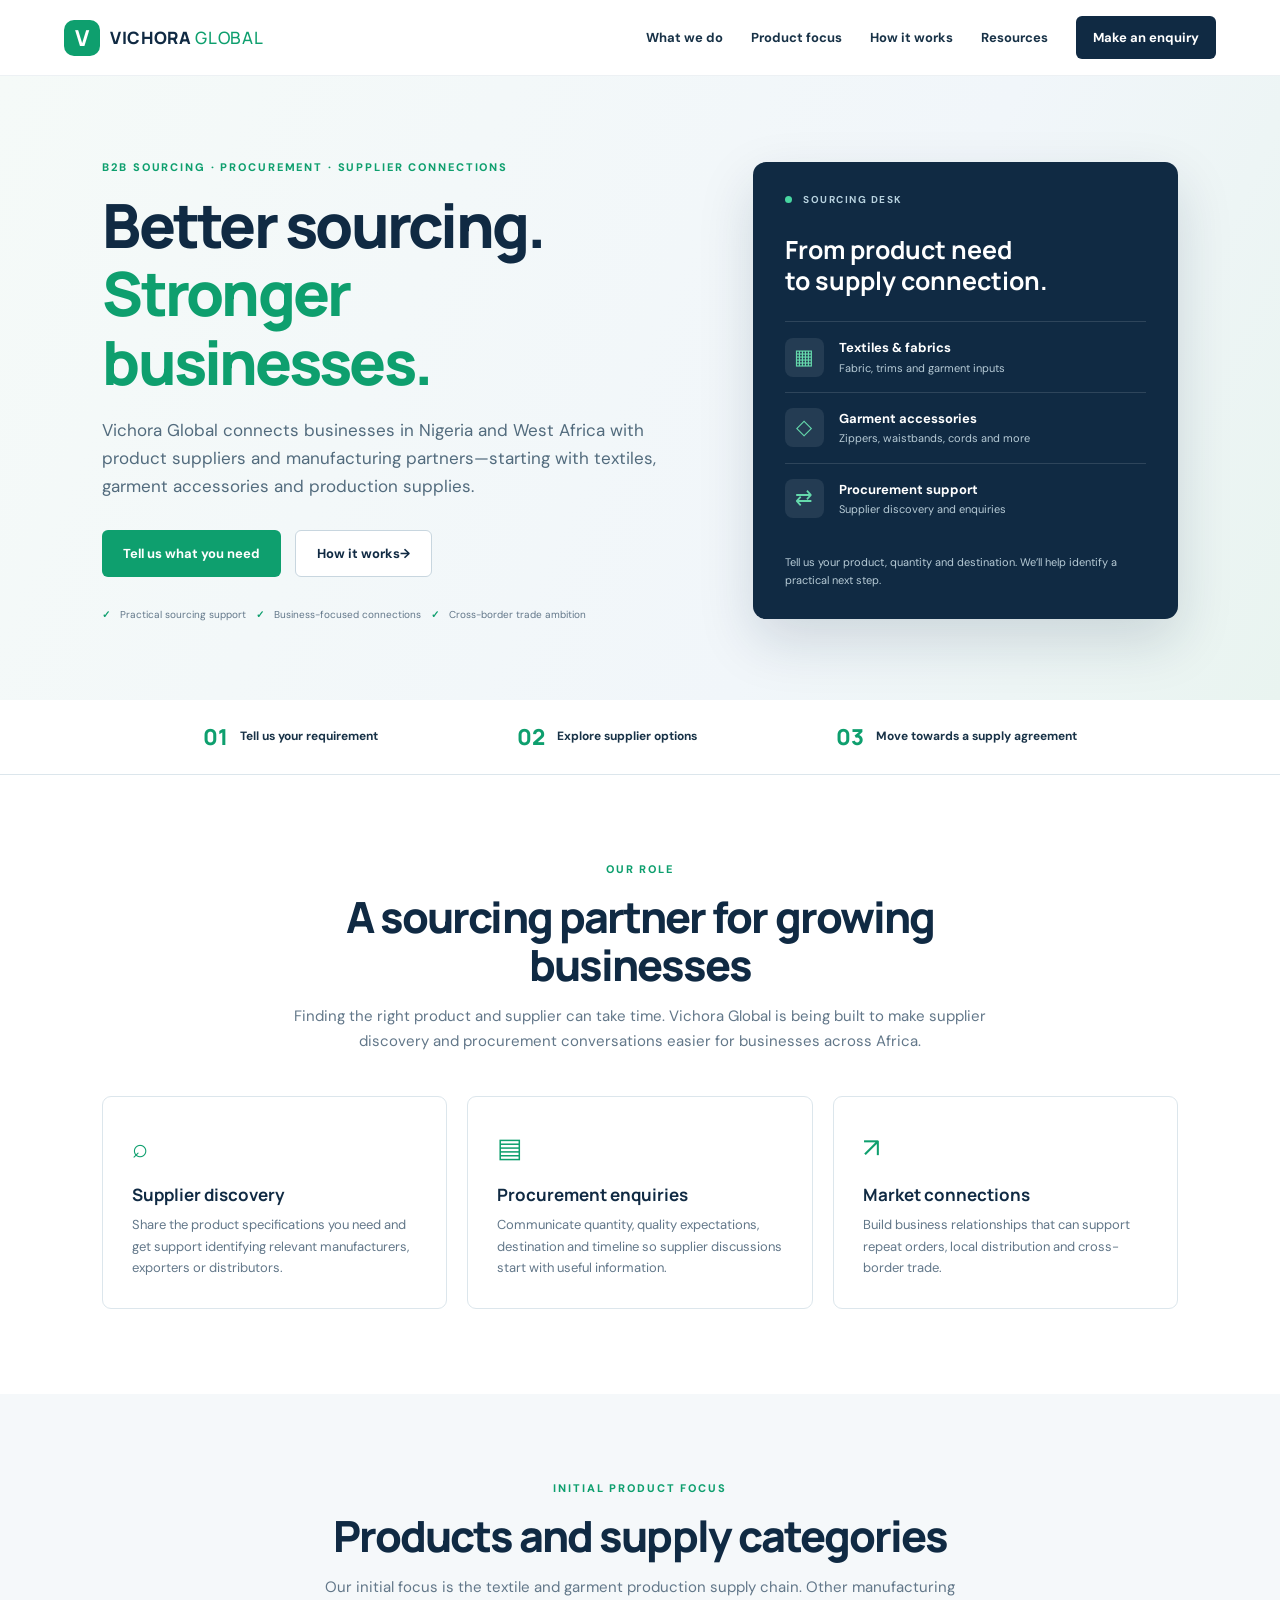
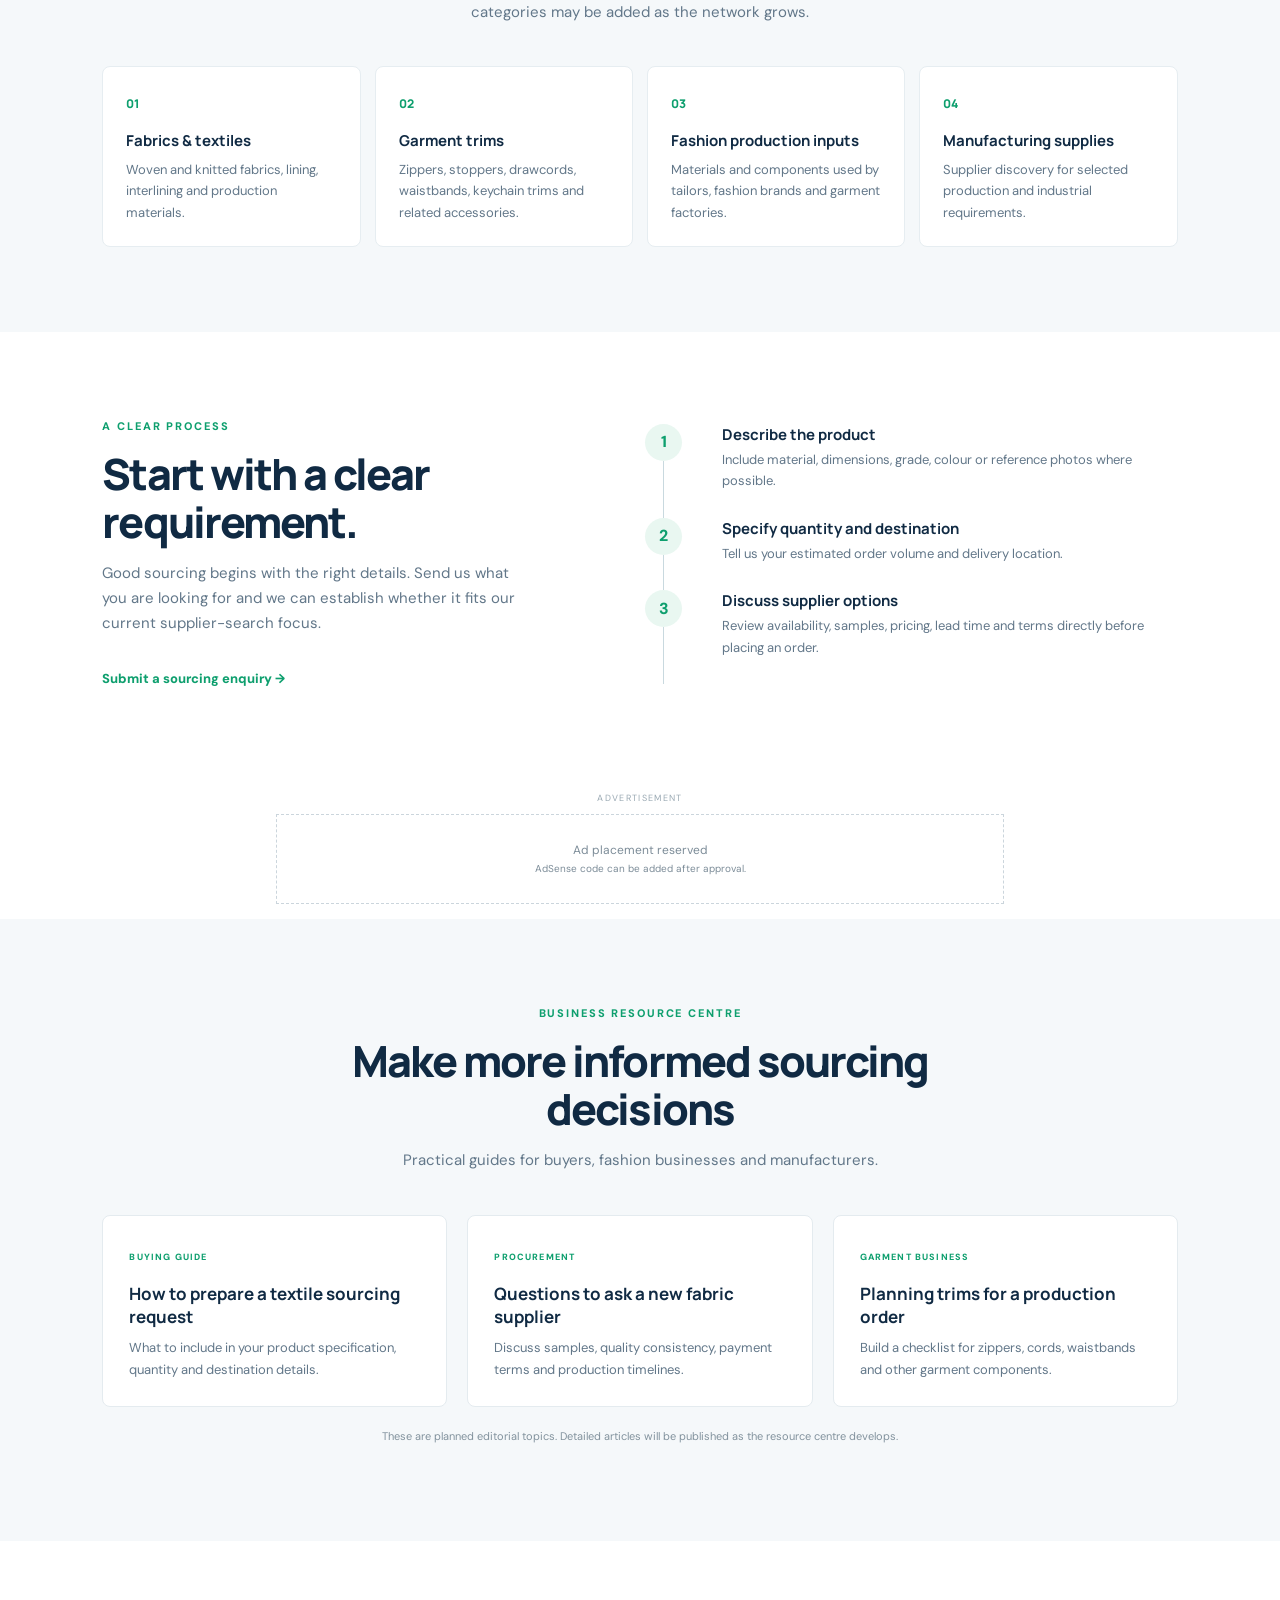
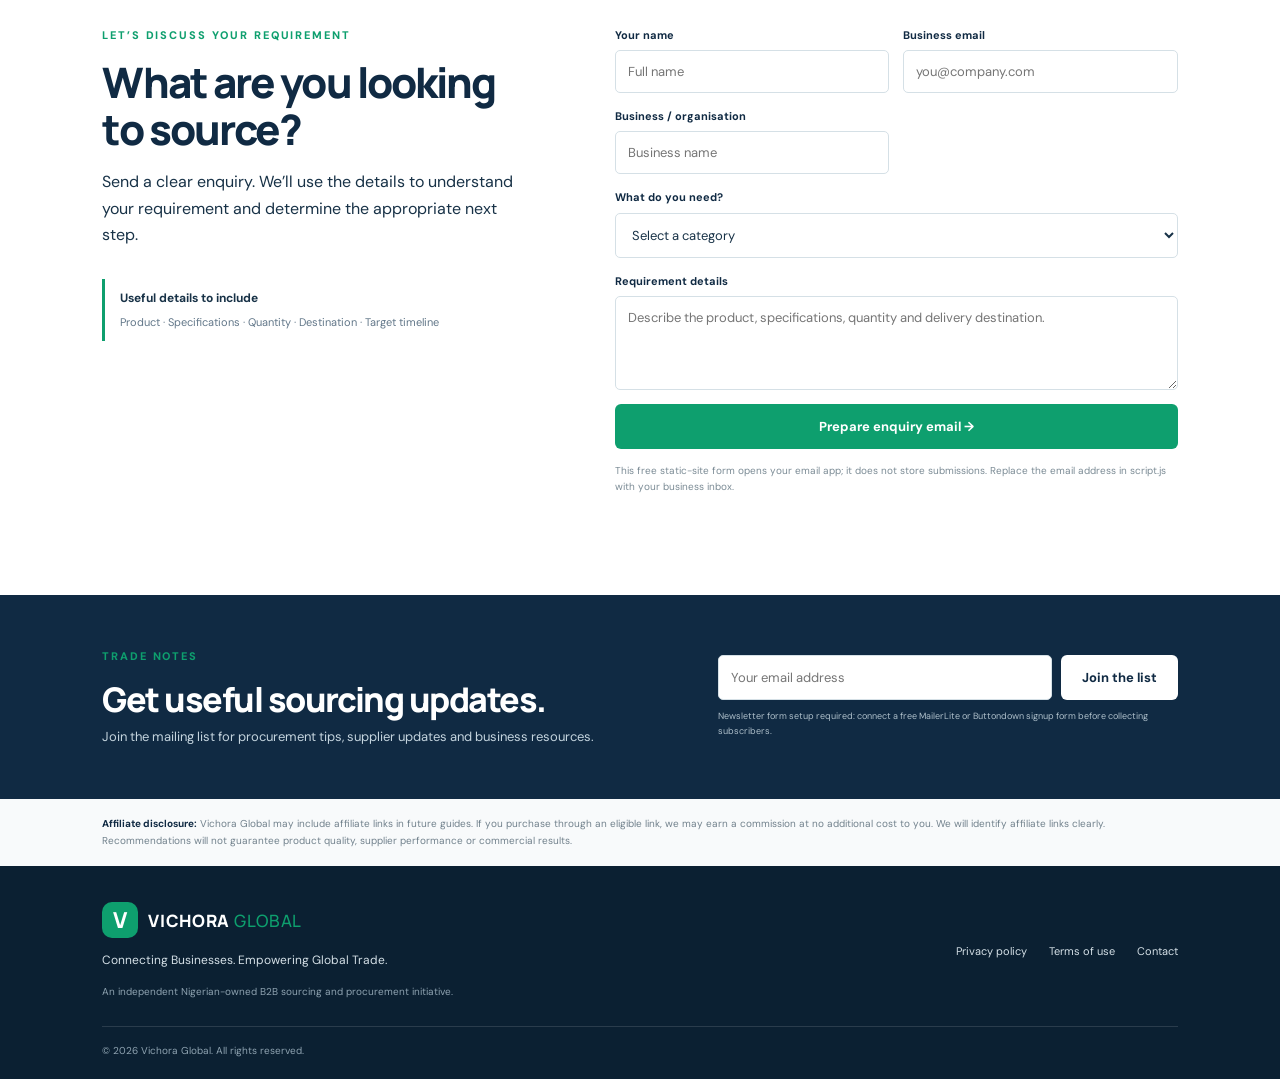
<file: index.html>
<!doctype html>
<html lang="en">
<head>
  <meta charset="utf-8">
  <meta name="viewport" content="width=device-width, initial-scale=1">
  <title>Vichora Global | Textile Sourcing & B2B Procurement in Africa</title>
  <meta name="description" content="Connect with textile, garment accessory and manufacturing suppliers. Vichora Global helps Nigerian and West African businesses source products and build reliable supply relationships.">
  <meta name="robots" content="index,follow">
  <link rel="canonical" href="https://YOUR-SITE.pages.dev/">
  <meta property="og:type" content="website">
  <meta property="og:title" content="Vichora Global | Connecting Businesses. Empowering Global Trade.">
  <meta property="og:description" content="Textile sourcing, garment accessories and B2B procurement support for businesses across Nigeria and West Africa.">
  <meta property="og:url" content="https://YOUR-SITE.pages.dev/">
  <meta property="og:image" content="https://YOUR-SITE.pages.dev/social-preview.jpg">
  <meta name="twitter:card" content="summary_large_image">
  <meta name="twitter:title" content="Vichora Global | B2B Sourcing & Procurement">
  <meta name="twitter:description" content="Find supply partners and simplify product sourcing across Africa.">
  <meta name="theme-color" content="#102a43">
  <link rel="stylesheet" href="style.css">
  <script type="application/ld+json">
  {
    "@context":"https://schema.org",
    "@type":"Organization",
    "name":"Vichora Global",
    "description":"Independent Nigerian-owned B2B sourcing, procurement and supplier-connection platform focused initially on textile, garment accessories and manufacturing supplies.",
    "url":"https://YOUR-SITE.pages.dev/",
    "areaServed":["Nigeria","West Africa","Africa"],
    "slogan":"Connecting Businesses. Empowering Global Trade."
  }
  </script>
</head>
<body>
  <header class="site-header">
    <a class="brand" href="index.html" aria-label="Vichora Global home"><span class="brand-mark">V</span><span>VICHORA<span class="brand-light"> GLOBAL</span></span></a>
    <button class="menu-toggle" aria-label="Open navigation" aria-expanded="false">☰</button>
    <nav class="nav">
      <a href="#solutions">What we do</a><a href="#categories">Product focus</a><a href="#how">How it works</a><a href="#resources">Resources</a><a class="nav-cta" href="#enquiry">Make an enquiry</a>
    </nav>
  </header>

  <main>
    <section class="hero">
      <div class="hero-content">
        <p class="eyebrow">B2B SOURCING · PROCUREMENT · SUPPLIER CONNECTIONS</p>
        <h1>Better sourcing.<br><span>Stronger businesses.</span></h1>
        <p class="hero-copy">Vichora Global connects businesses in Nigeria and West Africa with product suppliers and manufacturing partners—starting with textiles, garment accessories and production supplies.</p>
        <div class="hero-actions"><a class="button button-primary" href="#enquiry">Tell us what you need</a><a class="button button-ghost" href="#how">How it works <span aria-hidden="true">→</span></a></div>
        <div class="trust-line"><span>✓</span> Practical sourcing support <span>✓</span> Business-focused connections <span>✓</span> Cross-border trade ambition</div>
      </div>
      <div class="hero-card">
        <div class="card-top"><span class="status-dot"></span> SOURCING DESK</div>
        <h2>From product need<br>to supply connection.</h2>
        <div class="supply-row"><span class="supply-icon">▦</span><div><b>Textiles & fabrics</b><small>Fabric, trims and garment inputs</small></div></div>
        <div class="supply-row"><span class="supply-icon">◇</span><div><b>Garment accessories</b><small>Zippers, waistbands, cords and more</small></div></div>
        <div class="supply-row"><span class="supply-icon">⇄</span><div><b>Procurement support</b><small>Supplier discovery and enquiries</small></div></div>
        <p class="card-note">Tell us your product, quantity and destination. We’ll help identify a practical next step.</p>
      </div>
    </section>

    <section class="proof-strip"><div><strong>01</strong><span>Tell us your requirement</span></div><div><strong>02</strong><span>Explore supplier options</span></div><div><strong>03</strong><span>Move towards a supply agreement</span></div></section>

    <section class="section" id="solutions">
      <div class="section-heading"><p class="eyebrow">OUR ROLE</p><h2>A sourcing partner for growing businesses</h2><p>Finding the right product and supplier can take time. Vichora Global is being built to make supplier discovery and procurement conversations easier for businesses across Africa.</p></div>
      <div class="three-cards">
        <article class="info-card"><div class="icon">⌕</div><h3>Supplier discovery</h3><p>Share the product specifications you need and get support identifying relevant manufacturers, exporters or distributors.</p></article>
        <article class="info-card"><div class="icon">▤</div><h3>Procurement enquiries</h3><p>Communicate quantity, quality expectations, destination and timeline so supplier discussions start with useful information.</p></article>
        <article class="info-card"><div class="icon">↗</div><h3>Market connections</h3><p>Build business relationships that can support repeat orders, local distribution and cross-border trade.</p></article>
      </div>
    </section>

    <section class="section section-tint" id="categories">
      <div class="section-heading"><p class="eyebrow">INITIAL PRODUCT FOCUS</p><h2>Products and supply categories</h2><p>Our initial focus is the textile and garment production supply chain. Other manufacturing categories may be added as the network grows.</p></div>
      <div class="category-grid">
        <div class="category"><span>01</span><h3>Fabrics & textiles</h3><p>Woven and knitted fabrics, lining, interlining and production materials.</p></div>
        <div class="category"><span>02</span><h3>Garment trims</h3><p>Zippers, stoppers, drawcords, waistbands, keychain trims and related accessories.</p></div>
        <div class="category"><span>03</span><h3>Fashion production inputs</h3><p>Materials and components used by tailors, fashion brands and garment factories.</p></div>
        <div class="category"><span>04</span><h3>Manufacturing supplies</h3><p>Supplier discovery for selected production and industrial requirements.</p></div>
      </div>
    </section>

    <section class="section split" id="how">
      <div><p class="eyebrow">A CLEAR PROCESS</p><h2>Start with a clear requirement.</h2><p>Good sourcing begins with the right details. Send us what you are looking for and we can establish whether it fits our current supplier-search focus.</p><a class="text-link" href="#enquiry">Submit a sourcing enquiry →</a></div>
      <ol class="steps"><li><b>Describe the product</b><span>Include material, dimensions, grade, colour or reference photos where possible.</span></li><li><b>Specify quantity and destination</b><span>Tell us your estimated order volume and delivery location.</span></li><li><b>Discuss supplier options</b><span>Review availability, samples, pricing, lead time and terms directly before placing an order.</span></li></ol>
    </section>

    <section class="ad-area" aria-label="Advertisement"><span>ADVERTISEMENT</span><div class="ad-slot">Ad placement reserved<br><small>AdSense code can be added after approval.</small></div></section>

    <section class="section section-tint" id="resources">
      <div class="section-heading"><p class="eyebrow">BUSINESS RESOURCE CENTRE</p><h2>Make more informed sourcing decisions</h2><p>Practical guides for buyers, fashion businesses and manufacturers.</p></div>
      <div class="resource-grid">
        <article><span class="resource-tag">BUYING GUIDE</span><h3>How to prepare a textile sourcing request</h3><p>What to include in your product specification, quantity and destination details.</p></article>
        <article><span class="resource-tag">PROCUREMENT</span><h3>Questions to ask a new fabric supplier</h3><p>Discuss samples, quality consistency, payment terms and production timelines.</p></article>
        <article><span class="resource-tag">GARMENT BUSINESS</span><h3>Planning trims for a production order</h3><p>Build a checklist for zippers, cords, waistbands and other garment components.</p></article>
      </div>
      <p class="resource-note">These are planned editorial topics. Detailed articles will be published as the resource centre develops.</p>
    </section>

    <section class="section enquiry-section" id="enquiry">
      <div class="enquiry-intro"><p class="eyebrow">LET’S DISCUSS YOUR REQUIREMENT</p><h2>What are you looking to source?</h2><p>Send a clear enquiry. We’ll use the details to understand your requirement and determine the appropriate next step.</p><div class="contact-note"><b>Useful details to include</b><span>Product · Specifications · Quantity · Destination · Target timeline</span></div></div>
      <form class="enquiry-form" id="enquiryForm">
        <label>Your name<input name="name" required autocomplete="name" placeholder="Full name"></label>
        <label>Business email<input type="email" name="email" required autocomplete="email" placeholder="you@company.com"></label>
        <label>Business / organisation<input name="business" placeholder="Business name"></label>
        <label>What do you need?
          <select name="category" required><option value="">Select a category</option><option>Fabrics and textiles</option><option>Garment trims and accessories</option><option>Fashion production inputs</option><option>Manufacturing supplies</option><option>Other sourcing requirement</option></select>
        </label>
        <label>Requirement details<textarea name="details" required rows="4" placeholder="Describe the product, specifications, quantity and delivery destination."></textarea></label>
        <button class="button button-primary" type="submit">Prepare enquiry email →</button>
        <p class="form-help">This free static-site form opens your email app; it does not store submissions. Replace the email address in script.js with your business inbox.</p>
        <p class="form-status" id="formStatus" role="status"></p>
      </form>
    </section>

    <section class="newsletter">
      <div><p class="eyebrow">TRADE NOTES</p><h2>Get useful sourcing updates.</h2><p>Join the mailing list for procurement tips, supplier updates and business resources.</p></div>
      <form id="newsletterForm" class="newsletter-form">
        <label class="visually-hidden" for="newsletterEmail">Email address</label><input id="newsletterEmail" type="email" placeholder="Your email address" required>
        <button class="button button-light" type="submit">Join the list</button>
        <small>Newsletter form setup required: connect a free MailerLite or Buttondown signup form before collecting subscribers.</small>
      </form>
    </section>
    <section class="disclosure"><b>Affiliate disclosure:</b> Vichora Global may include affiliate links in future guides. If you purchase through an eligible link, we may earn a commission at no additional cost to you. We will identify affiliate links clearly. Recommendations will not guarantee product quality, supplier performance or commercial results.</section>
  </main>

  <footer class="footer"><div class="footer-main"><a class="brand brand-footer" href="index.html"><span class="brand-mark">V</span><span>VICHORA<span class="brand-light"> GLOBAL</span></span></a><p>Connecting Businesses. Empowering Global Trade.</p><p class="footer-small">An independent Nigerian-owned B2B sourcing and procurement initiative.</p></div><div class="footer-links"><a href="privacy.html">Privacy policy</a><a href="terms.html">Terms of use</a><a href="#enquiry">Contact</a></div><p class="copyright">© <span id="year"></span> Vichora Global. All rights reserved.</p></footer>
  <script src="script.js" defer></script>
</body>
</html>
</file>
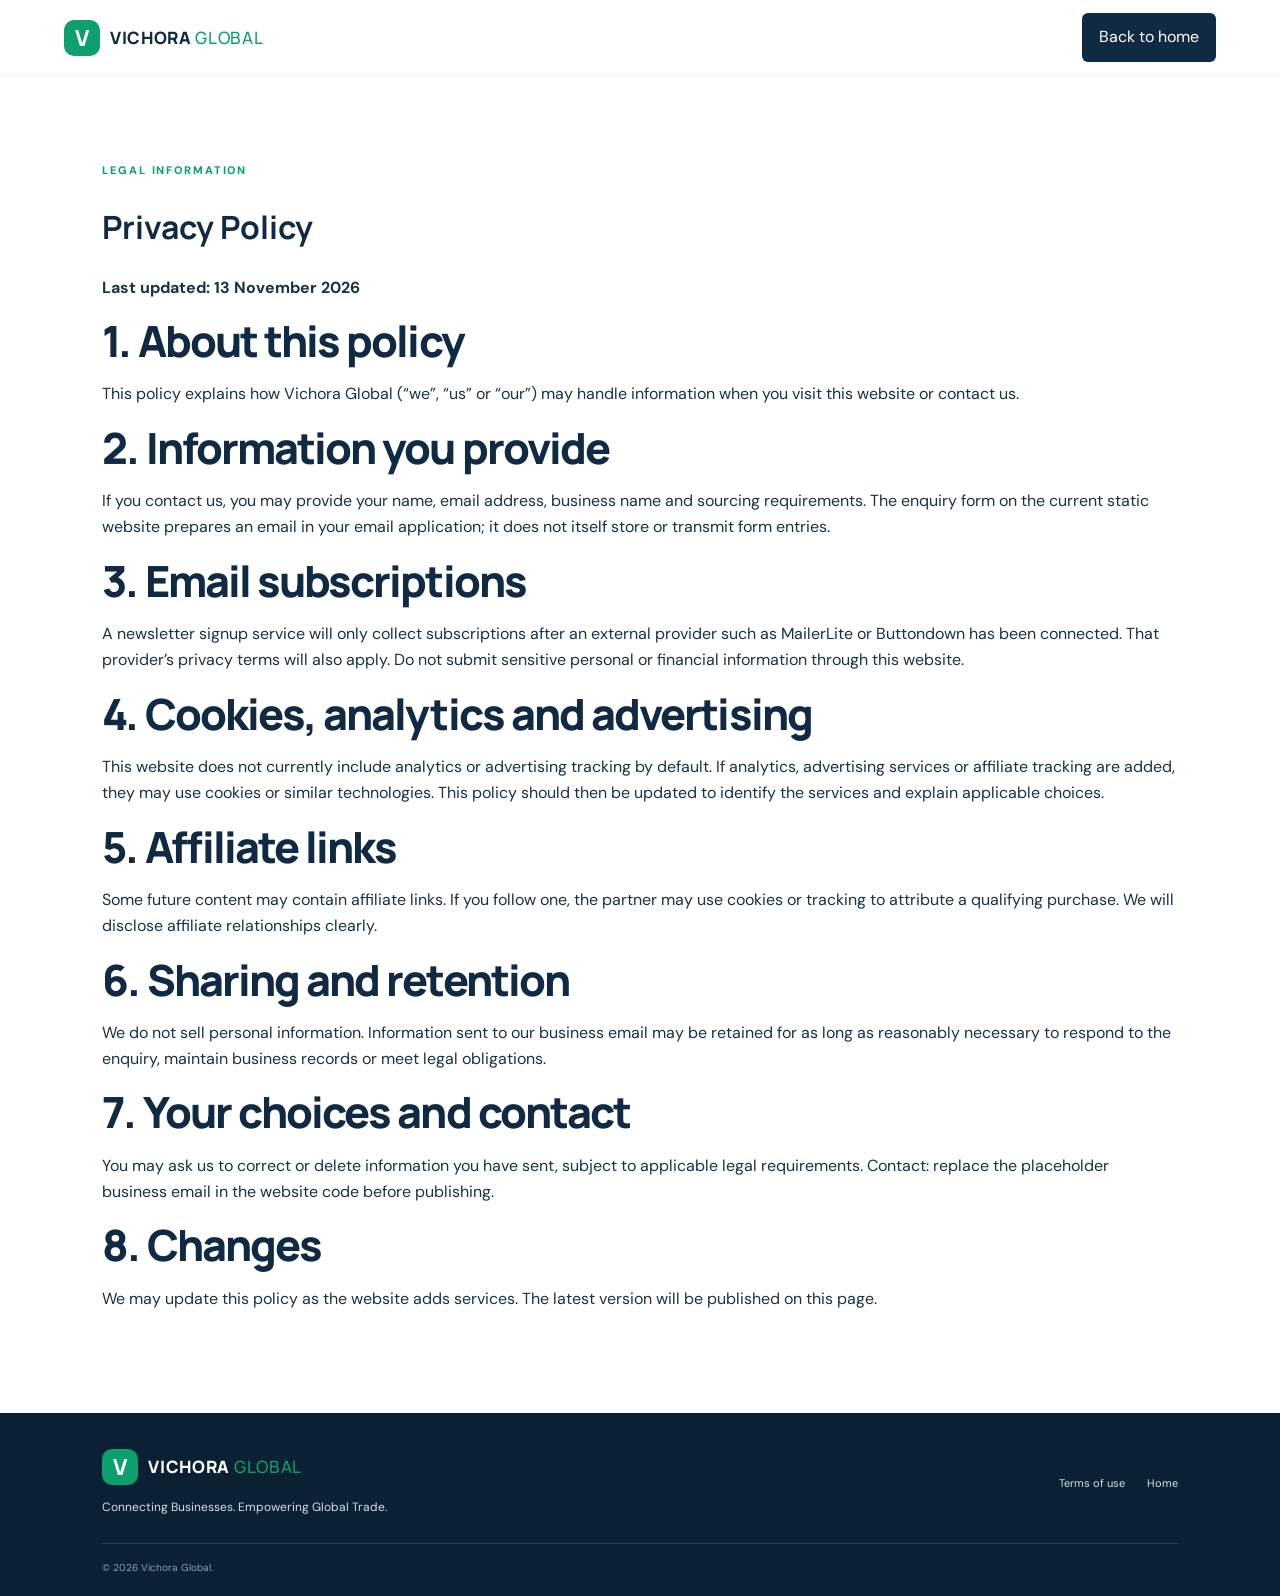
<file: privacy.html>
<!doctype html>
<html lang="en"><head><meta charset="utf-8"><meta name="viewport" content="width=device-width,initial-scale=1"><title>Privacy Policy | Vichora Global</title><meta name="description" content="Privacy policy for Vichora Global."><link rel="stylesheet" href="style.css"></head>
<body><header class="site-header"><a class="brand" href="index.html"><span class="brand-mark">V</span><span>VICHORA<span class="brand-light"> GLOBAL</span></span></a><a class="nav-cta" href="index.html">Back to home</a></header>
<main class="section"><p class="eyebrow">LEGAL INFORMATION</p><h1 style="font-family:Manrope;color:#102a43">Privacy Policy</h1><p><b>Last updated: 13 November 2026</b></p>
<h2>1. About this policy</h2><p>This policy explains how Vichora Global (“we”, “us” or “our”) may handle information when you visit this website or contact us.</p>
<h2>2. Information you provide</h2><p>If you contact us, you may provide your name, email address, business name and sourcing requirements. The enquiry form on the current static website prepares an email in your email application; it does not itself store or transmit form entries.</p>
<h2>3. Email subscriptions</h2><p>A newsletter signup service will only collect subscriptions after an external provider such as MailerLite or Buttondown has been connected. That provider’s privacy terms will also apply. Do not submit sensitive personal or financial information through this website.</p>
<h2>4. Cookies, analytics and advertising</h2><p>This website does not currently include analytics or advertising tracking by default. If analytics, advertising services or affiliate tracking are added, they may use cookies or similar technologies. This policy should then be updated to identify the services and explain applicable choices.</p>
<h2>5. Affiliate links</h2><p>Some future content may contain affiliate links. If you follow one, the partner may use cookies or tracking to attribute a qualifying purchase. We will disclose affiliate relationships clearly.</p>
<h2>6. Sharing and retention</h2><p>We do not sell personal information. Information sent to our business email may be retained for as long as reasonably necessary to respond to the enquiry, maintain business records or meet legal obligations.</p>
<h2>7. Your choices and contact</h2><p>You may ask us to correct or delete information you have sent, subject to applicable legal requirements. Contact: replace the placeholder business email in the website code before publishing.</p>
<h2>8. Changes</h2><p>We may update this policy as the website adds services. The latest version will be published on this page.</p></main><footer class="footer"><div class="footer-main"><a class="brand brand-footer" href="index.html"><span class="brand-mark">V</span><span>VICHORA<span class="brand-light"> GLOBAL</span></span></a><p>Connecting Businesses. Empowering Global Trade.</p></div><div class="footer-links"><a href="terms.html">Terms of use</a><a href="index.html">Home</a></div><p class="copyright">© <span id="year"></span> Vichora Global.</p></footer><script>document.getElementById("year").textContent=new Date().getFullYear()</script></body></html>
</file>
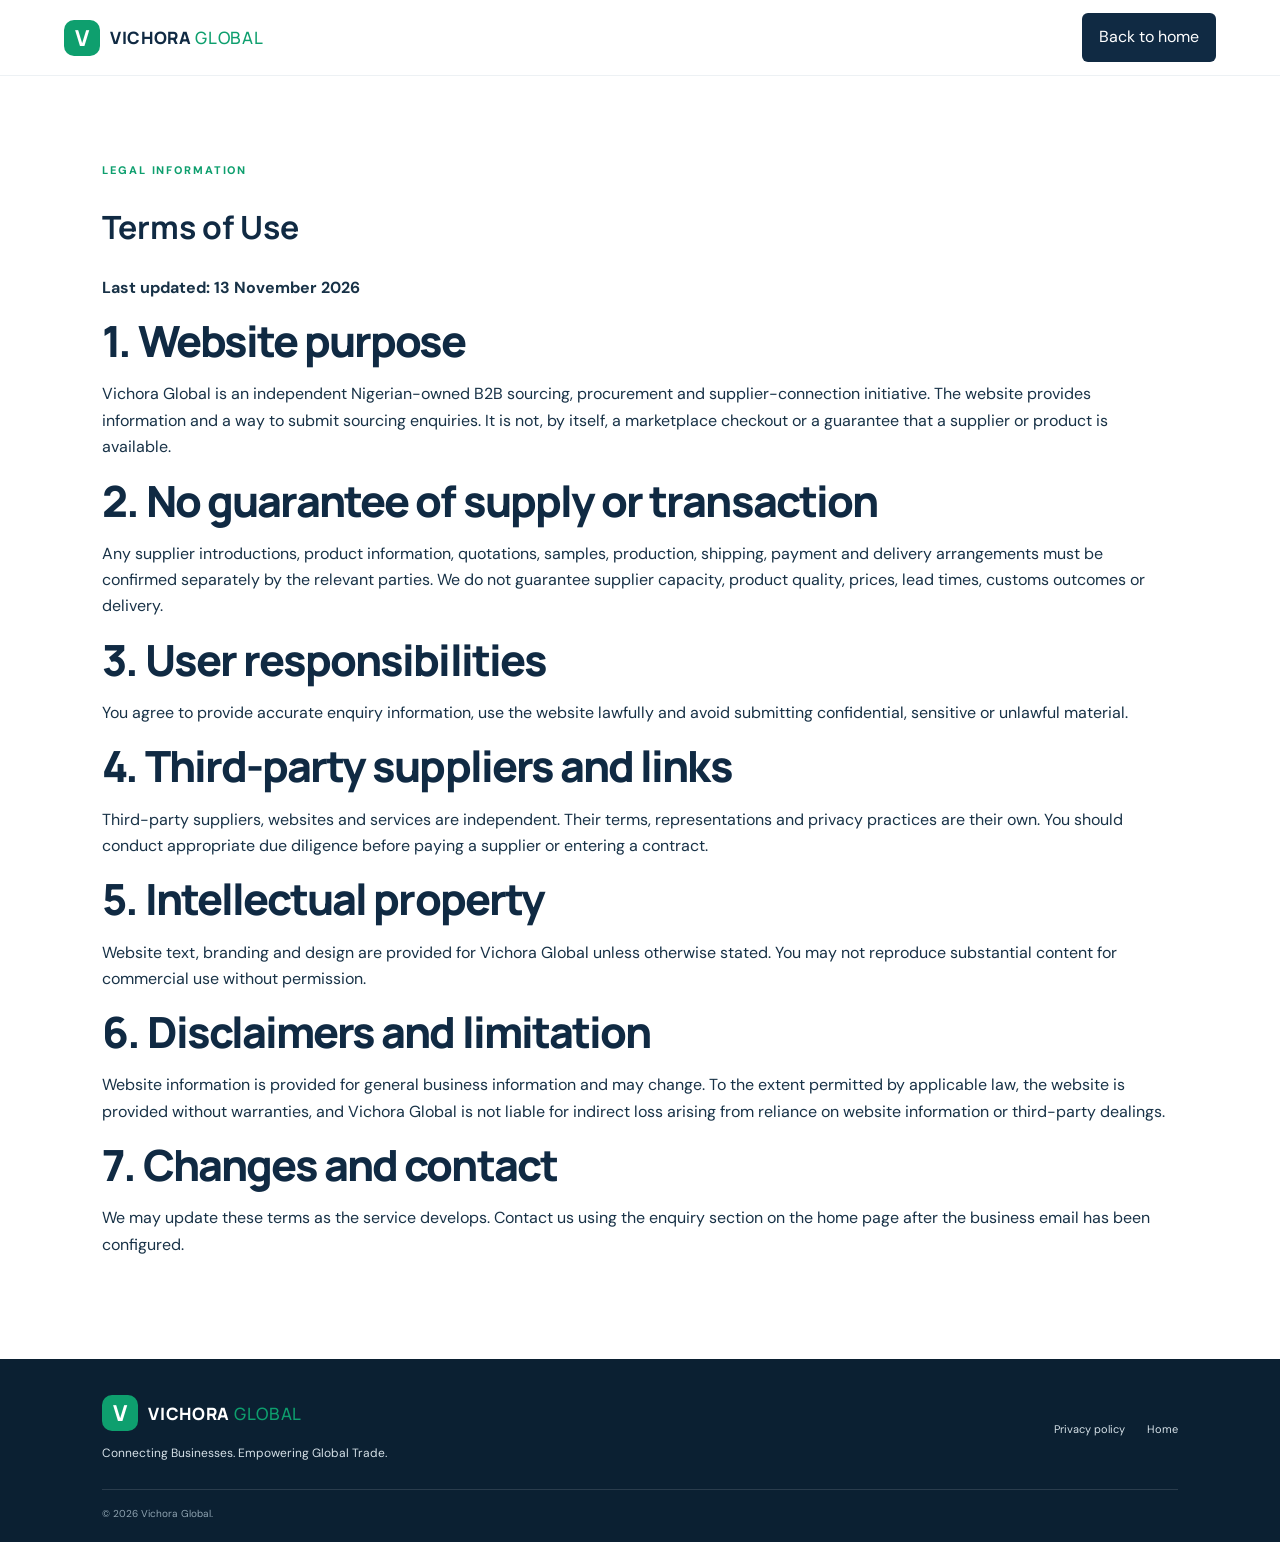
<file: terms.html>
<!doctype html>
<html lang="en"><head><meta charset="utf-8"><meta name="viewport" content="width=device-width,initial-scale=1"><title>Terms of Use | Vichora Global</title><meta name="description" content="Terms of use for Vichora Global."><link rel="stylesheet" href="style.css"></head>
<body><header class="site-header"><a class="brand" href="index.html"><span class="brand-mark">V</span><span>VICHORA<span class="brand-light"> GLOBAL</span></span></a><a class="nav-cta" href="index.html">Back to home</a></header>
<main class="section"><p class="eyebrow">LEGAL INFORMATION</p><h1 style="font-family:Manrope;color:#102a43">Terms of Use</h1><p><b>Last updated: 13 November 2026</b></p>
<h2>1. Website purpose</h2><p>Vichora Global is an independent Nigerian-owned B2B sourcing, procurement and supplier-connection initiative. The website provides information and a way to submit sourcing enquiries. It is not, by itself, a marketplace checkout or a guarantee that a supplier or product is available.</p>
<h2>2. No guarantee of supply or transaction</h2><p>Any supplier introductions, product information, quotations, samples, production, shipping, payment and delivery arrangements must be confirmed separately by the relevant parties. We do not guarantee supplier capacity, product quality, prices, lead times, customs outcomes or delivery.</p>
<h2>3. User responsibilities</h2><p>You agree to provide accurate enquiry information, use the website lawfully and avoid submitting confidential, sensitive or unlawful material.</p>
<h2>4. Third-party suppliers and links</h2><p>Third-party suppliers, websites and services are independent. Their terms, representations and privacy practices are their own. You should conduct appropriate due diligence before paying a supplier or entering a contract.</p>
<h2>5. Intellectual property</h2><p>Website text, branding and design are provided for Vichora Global unless otherwise stated. You may not reproduce substantial content for commercial use without permission.</p>
<h2>6. Disclaimers and limitation</h2><p>Website information is provided for general business information and may change. To the extent permitted by applicable law, the website is provided without warranties, and Vichora Global is not liable for indirect loss arising from reliance on website information or third-party dealings.</p>
<h2>7. Changes and contact</h2><p>We may update these terms as the service develops. Contact us using the enquiry section on the home page after the business email has been configured.</p></main><footer class="footer"><div class="footer-main"><a class="brand brand-footer" href="index.html"><span class="brand-mark">V</span><span>VICHORA<span class="brand-light"> GLOBAL</span></span></a><p>Connecting Businesses. Empowering Global Trade.</p></div><div class="footer-links"><a href="privacy.html">Privacy policy</a><a href="index.html">Home</a></div><p class="copyright">© <span id="year"></span> Vichora Global.</p></footer><script>document.getElementById("year").textContent=new Date().getFullYear()</script></body></html>
</file>
<file: style.css>
@import url('https://fonts.googleapis.com/css2?family=DM+Sans:wght@400;500;600;700&family=Manrope:wght@500;600;700;800&display=swap');
:root{--navy:#102a43;--navy2:#183b56;--green:#0e9f6e;--mint:#e9f7f1;--ink:#183247;--muted:#627789;--line:#dce6ec;--white:#fff}
*{box-sizing:border-box}html{scroll-behavior:smooth}body{margin:0;font-family:'DM Sans',Arial,sans-serif;color:var(--ink);line-height:1.65}a{color:inherit;text-decoration:none}.site-header{height:76px;padding:0 max(5vw,22px);display:flex;align-items:center;justify-content:space-between;background:#fff;border-bottom:1px solid #edf1f4;position:sticky;top:0;z-index:10}.brand{display:flex;align-items:center;gap:10px;font:800 17px Manrope,sans-serif;letter-spacing:.04em;color:var(--navy)}.brand-mark{height:36px;width:36px;display:grid;place-items:center;border-radius:10px;background:var(--green);color:white;font-size:22px}.brand-light{font-weight:500;color:var(--green)}.nav{display:flex;align-items:center;gap:28px;font-size:13px;font-weight:700}.nav a:hover,.footer-links a:hover{color:var(--green)}.nav-cta{background:var(--navy);color:white;padding:11px 17px;border-radius:6px}.nav-cta:hover{color:white!important;background:var(--green)}.menu-toggle{display:none;background:none;border:0;font-size:25px;color:var(--navy)}
.hero{padding:82px max(8vw,24px) 76px;background:linear-gradient(115deg,#f5faf8 0%,#f1f6fa 65%,#e9f4f0 100%);display:grid;grid-template-columns:1.15fr .85fr;gap:7%;align-items:center;min-height:570px}.eyebrow{font-size:11px;letter-spacing:.17em;font-weight:800;color:var(--green);margin:0 0 15px}.hero h1,.section h2,.newsletter h2{font:800 clamp(38px,5vw,61px)/1.12 Manrope,sans-serif;letter-spacing:-.045em;color:var(--navy);margin:0 0 20px}.hero h1 span{color:var(--green)}.hero-copy{font-size:17px;max-width:600px;color:#526b7d}.hero-actions{display:flex;gap:14px;margin:30px 0}.button{display:inline-flex;justify-content:center;align-items:center;border:0;border-radius:6px;padding:14px 21px;font:700 13px 'DM Sans';cursor:pointer}.button-primary{background:var(--green);color:#fff}.button-primary:hover{background:#087d56}.button-ghost{border:1px solid #c8d6df;color:var(--navy);background:#fff}.trust-line{font-size:10px;color:#627789;display:flex;gap:10px;flex-wrap:wrap}.trust-line span{color:var(--green);font-weight:bold}.hero-card{background:var(--navy);color:white;border-radius:13px;padding:30px 32px;box-shadow:0 22px 55px #102a4326;max-width:440px;justify-self:end;width:100%}.card-top{font-size:10px;letter-spacing:.15em;color:#b8d2df;font-weight:700}.status-dot{display:inline-block;width:7px;height:7px;border-radius:50%;background:#48d6a1;margin-right:8px}.hero-card h2{font:700 25px/1.25 Manrope;margin:25px 0}.supply-row{display:flex;gap:15px;align-items:center;padding:15px 0;border-top:1px solid #ffffff20}.supply-icon{width:39px;height:39px;border-radius:8px;background:#ffffff15;display:grid;place-items:center;color:#65d9ac;font-size:21px}.supply-row b,.supply-row small{display:block}.supply-row b{font-size:13px}.supply-row small{font-size:11px;color:#b7cbd6}.card-note{font-size:11px;color:#b7cbd6;margin:20px 0 0}.proof-strip{display:flex;justify-content:space-evenly;padding:22px 5%;background:#fff;border-bottom:1px solid var(--line)}.proof-strip div{display:flex;align-items:center;gap:12px;font-size:12px;font-weight:700}.proof-strip strong{font:800 22px Manrope;color:var(--green)}.section{padding:85px max(8vw,24px)}.section-heading{text-align:center;max-width:700px;margin:0 auto 42px}.section h2,.newsletter h2{font-size:clamp(30px,3.7vw,43px);margin-bottom:15px}.section-heading>p:last-child,.split>div>p:not(.eyebrow){color:var(--muted);font-size:15px}.three-cards{display:grid;grid-template-columns:repeat(3,1fr);gap:20px}.info-card{padding:29px;border:1px solid var(--line);border-radius:9px;background:#fff}.icon{font-size:27px;color:var(--green)}.info-card h3,.category h3,.resource-grid h3{font:700 17px Manrope;color:var(--navy);margin:13px 0 8px}.info-card p,.category p,.resource-grid p{font-size:13px;color:var(--muted);margin:0}.section-tint{background:#f5f8fa}.category-grid{display:grid;grid-template-columns:repeat(4,1fr);gap:14px}.category{background:white;border:1px solid #e6edf1;padding:23px;border-radius:8px}.category>span{font:800 12px Manrope;color:var(--green)}.category h3{font-size:15px}.split{display:grid;grid-template-columns:.9fr 1.1fr;gap:10%;align-items:center}.split h2{max-width:440px}.text-link{display:inline-block;color:var(--green);font-size:13px;font-weight:800;margin-top:17px}.steps{list-style:none;counter-reset:steps;margin:0;padding:0}.steps li{counter-increment:steps;position:relative;padding:0 0 26px 58px;border-left:1px solid #c9d9df;margin-left:18px}.steps li:before{content:counter(steps);position:absolute;left:-19px;top:0;width:37px;height:37px;border-radius:50%;background:var(--mint);color:var(--green);display:grid;place-items:center;font-weight:800}.steps b,.steps span{display:block}.steps b{font:700 15px Manrope;color:var(--navy)}.steps span{font-size:13px;color:var(--muted);margin-top:4px}.ad-area{padding:15px 8%;text-align:center;color:#9aa9b3;font-size:9px;letter-spacing:.15em}.ad-slot{margin:8px auto 0;max-width:728px;min-height:90px;border:1px dashed #cbd5dc;display:grid;place-content:center;font-size:12px;letter-spacing:0;color:#7c8c98}.ad-slot small{font-size:10px}.resource-grid{display:grid;grid-template-columns:repeat(3,1fr);gap:20px}.resource-grid article{background:white;padding:26px;border-radius:8px;border:1px solid #e4ebef}.resource-tag{font-size:9px;letter-spacing:.13em;color:var(--green);font-weight:800}.resource-grid h3{line-height:1.4}.resource-note{text-align:center;color:#82929d;font-size:11px;margin-top:20px}.enquiry-section{display:grid;grid-template-columns:.85fr 1.15fr;gap:9%;background:white}.enquiry-intro h2{font-size:42px}.contact-note{border-left:3px solid var(--green);padding:10px 15px;margin-top:30px}.contact-note b,.contact-note span{display:block}.contact-note b{font-size:12px}.contact-note span{font-size:11px;color:var(--muted);margin-top:5px}.enquiry-form{display:grid;grid-template-columns:1fr 1fr;gap:14px}.enquiry-form label{font-size:11px;font-weight:700;color:var(--navy)}.enquiry-form label:nth-child(4),.enquiry-form label:nth-child(5),.enquiry-form button,.form-help,.form-status{grid-column:1/-1}.enquiry-form input,.enquiry-form select,.enquiry-form textarea,.newsletter-form input{width:100%;display:block;margin-top:6px;border:1px solid #d5e0e6;border-radius:5px;padding:12px;font:13px 'DM Sans';background:#fff;color:var(--ink)}.enquiry-form textarea{resize:vertical}.form-help,.form-status{font-size:10px;color:#7b8b95;margin:0}.newsletter{padding:52px max(8vw,24px);background:var(--navy);color:white;display:flex;justify-content:space-between;align-items:center;gap:40px}.newsletter h2{color:white;font-size:34px;margin-bottom:8px}.newsletter p:not(.eyebrow){color:#c4d4de;font-size:13px;margin:0}.newsletter-form{display:grid;grid-template-columns:minmax(190px,1fr) auto;gap:9px;max-width:460px;width:100%}.newsletter-form input{margin:0}.button-light{background:#fff;color:var(--navy)}.newsletter-form small{grid-column:1/-1;color:#aebfca;font-size:9px}.disclosure{padding:17px max(8vw,24px);background:#f8fafb;color:#71818c;font-size:10px}.disclosure b{color:var(--navy)}.footer{background:#0b2032;color:#d5e0e7;padding:36px max(8vw,24px) 20px;display:grid;grid-template-columns:1fr auto;gap:25px}.brand-footer{color:#fff}.footer-main>p{font-size:12px;margin:13px 0 0}.footer-small{color:#8fa3b1!important;font-size:10px!important}.footer-links{display:flex;gap:22px;align-items:center;font-size:11px}.copyright{grid-column:1/-1;border-top:1px solid #ffffff20;padding-top:16px;color:#8fa3b1;font-size:10px;margin:0}.visually-hidden{position:absolute;width:1px;height:1px;padding:0;margin:-1px;overflow:hidden;clip:rect(0,0,0,0);white-space:nowrap;border:0}
@media(max-width:850px){.nav{gap:15px}.hero{padding-top:60px}.category-grid{grid-template-columns:repeat(2,1fr)}.split,.enquiry-section{gap:5%}.newsletter{align-items:flex-start;flex-direction:column}.newsletter-form{max-width:100%}}
@media(max-width:650px){.site-header{height:66px}.menu-toggle{display:block}.nav{display:none;position:absolute;top:65px;left:0;right:0;background:white;padding:20px 24px;box-shadow:0 12px 18px #102a4315;flex-direction:column;align-items:stretch}.nav.open{display:flex}.nav a{padding:8px}.hero{grid-template-columns:1fr;padding:54px 24px;gap:35px}.hero h1{font-size:43px}.hero-card{justify-self:stretch;max-width:none}.trust-line{line-height:1.9}.proof-strip{align-items:flex-start;gap:14px;flex-direction:column;padding:20px 25px}.section{padding:60px 24px}.three-cards,.resource-grid,.split,.enquiry-section{grid-template-columns:1fr}.category-grid{grid-template-columns:1fr 1fr}.split{gap:35px}.enquiry-intro h2{font-size:35px}.enquiry-form{grid-template-columns:1fr}.enquiry-form label{grid-column:1/-1}.newsletter{padding:43px 24px}.footer{grid-template-columns:1fr}.footer-links{flex-wrap:wrap}.copyright{grid-column:1}.ad-area{padding-left:24px;padding-right:24px}}
@media(prefers-reduced-motion:reduce){html{scroll-behavior:auto}*{animation:none!important;transition:none!important}}
</file>
